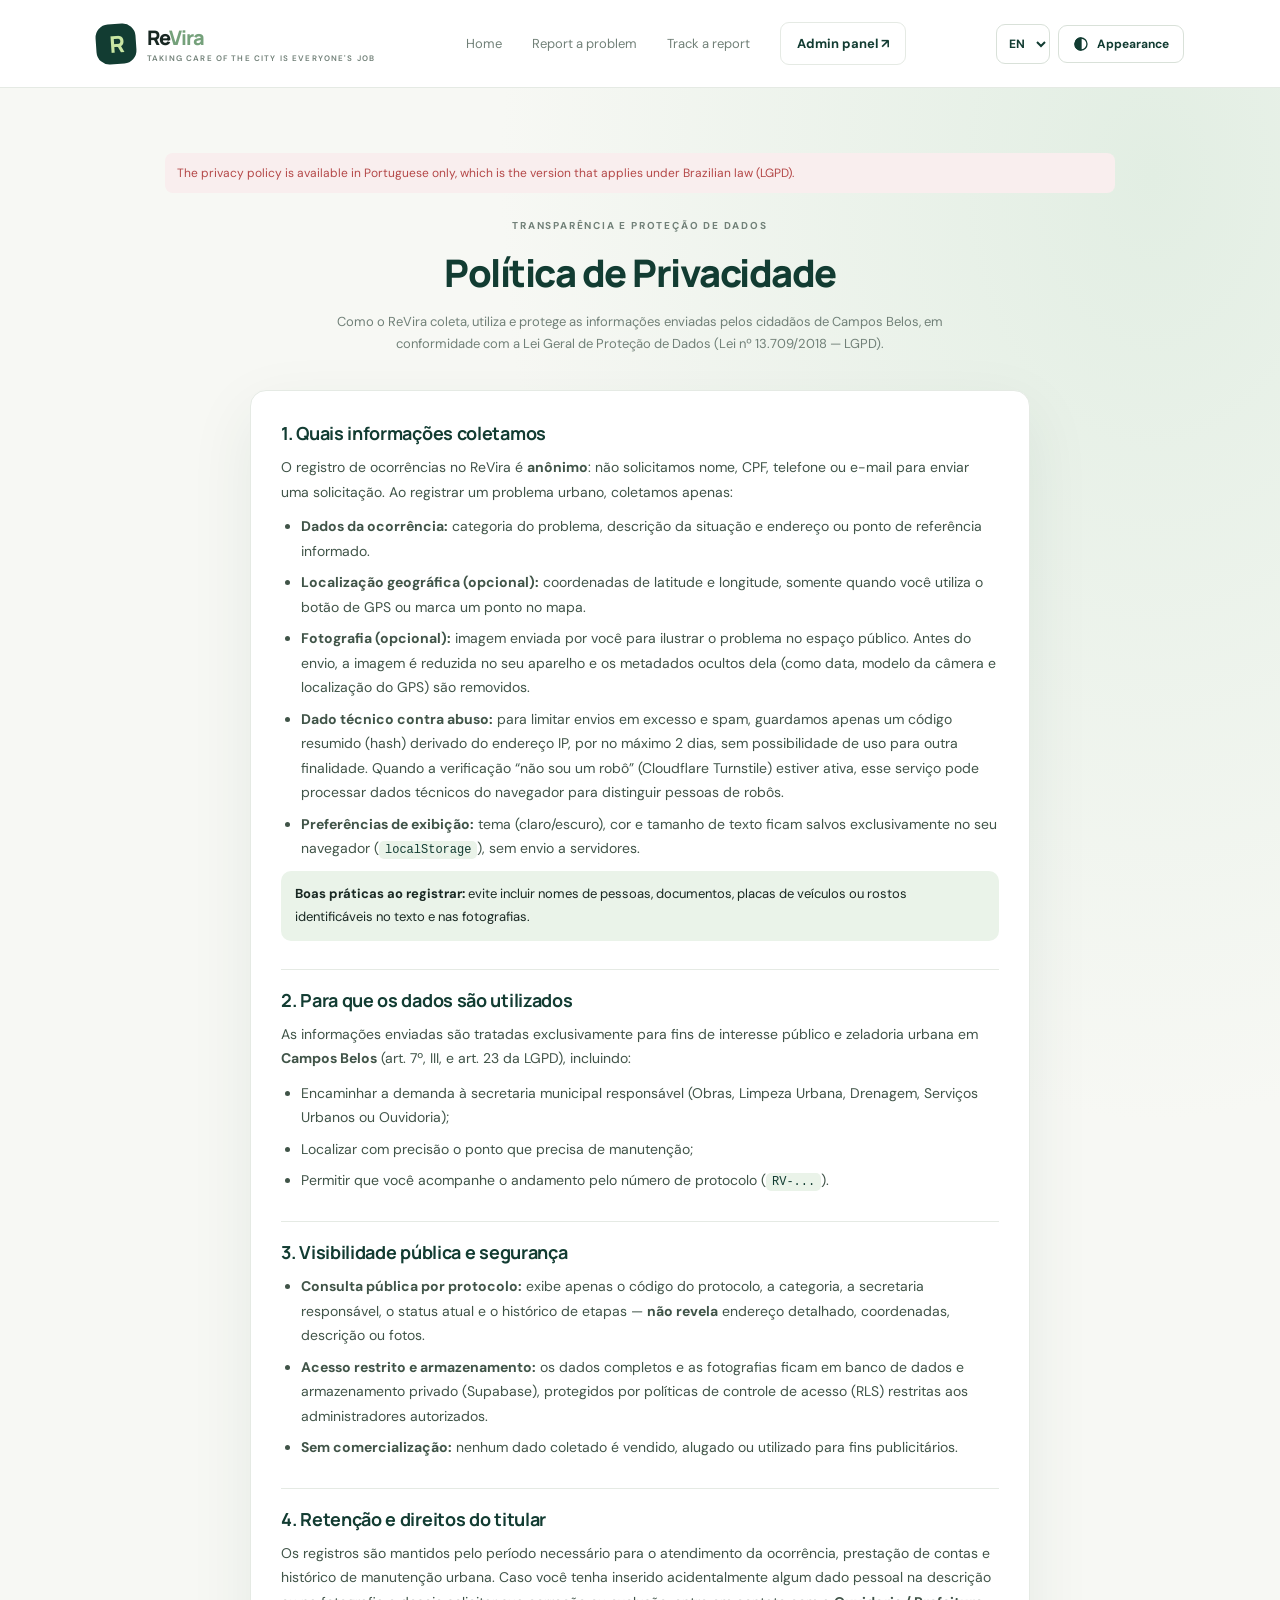
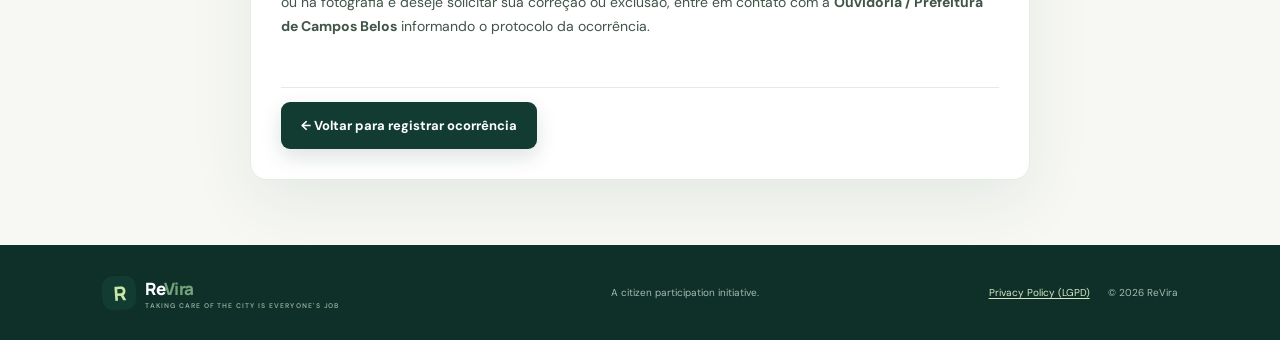
<file: revira-repo-pronto/revira-supabase/privacidade.html>
<!doctype html>
<html lang="pt-BR">
<head>
  <meta charset="utf-8"><meta name="viewport" content="width=device-width,initial-scale=1"><meta name="referrer" content="strict-origin-when-cross-origin">
  <meta name="theme-color" content="#123c32"><meta name="description" content="Política de Privacidade e proteção de dados (LGPD) do ReVira.">
  <title>Política de Privacidade (LGPD) | ReVira</title>
  <link rel="stylesheet" href="css/style.css"><script src="js/theme.js"></script><script src="js/i18n.js"></script>
</head>
<body>
<header class="topbar">
  <a class="brand" href="index.html"><span class="brand-mark">R</span><span>Re<span>Vira</span><small data-i18n="brand.tag">CUIDAR DA CIDADE É UM TRABALHO DE TODOS</small></span></a>
  <nav>
    <a href="index.html" data-i18n="nav.home">Início</a>
    <a href="index.html#registrar" data-i18n="nav.report">Registrar problema</a>
    <a href="acompanhar.html" data-i18n="nav.track">Acompanhar protocolo</a>
    <a class="nav-admin" href="painel.html" data-i18n="nav.admin">Painel administrativo ↗</a>
  </nav>
  <button class="menu-toggle" id="menuToggle" aria-label="Abrir menu" data-i18n-attr="aria-label:nav.menu">☰</button>
</header>
<main class="inner-page">
  <p class="alert" role="note" data-not-pt hidden data-i18n="legal.note" style="max-width:950px;margin:0 auto 20px">Aviso: esta política está disponível somente em português.</p>
  <div class="inner-heading">
    <span class="eyebrow">TRANSPARÊNCIA E PROTEÇÃO DE DADOS</span>
    <h1>Política de Privacidade</h1>
    <p>Como o ReVira coleta, utiliza e protege as informações enviadas pelos cidadãos de Campos Belos, em conformidade com a Lei Geral de Proteção de Dados (Lei nº 13.709/2018 — LGPD).</p>
  </div>

  <article class="panel-card legal-doc">
    <section>
      <h2>1. Quais informações coletamos</h2>
      <p>O registro de ocorrências no ReVira é <strong>anônimo</strong>: não solicitamos nome, CPF, telefone ou e-mail para enviar uma solicitação. Ao registrar um problema urbano, coletamos apenas:</p>
      <ul>
        <li><strong>Dados da ocorrência:</strong> categoria do problema, descrição da situação e endereço ou ponto de referência informado.</li>
        <li><strong>Localização geográfica (opcional):</strong> coordenadas de latitude e longitude, somente quando você utiliza o botão de GPS ou marca um ponto no mapa.</li>
        <li><strong>Fotografia (opcional):</strong> imagem enviada por você para ilustrar o problema no espaço público. Antes do envio, a imagem é reduzida no seu aparelho e os metadados ocultos dela (como data, modelo da câmera e localização do GPS) são removidos.</li>
        <li><strong>Dado técnico contra abuso:</strong> para limitar envios em excesso e spam, guardamos apenas um código resumido (hash) derivado do endereço IP, por no máximo 2 dias, sem possibilidade de uso para outra finalidade. Quando a verificação “não sou um robô” (Cloudflare Turnstile) estiver ativa, esse serviço pode processar dados técnicos do navegador para distinguir pessoas de robôs.</li>
        <li><strong>Preferências de exibição:</strong> tema (claro/escuro), cor e tamanho de texto ficam salvos exclusivamente no seu navegador (<code>localStorage</code>), sem envio a servidores.</li>
      </ul>
      <p class="legal-tip"><strong>Boas práticas ao registrar:</strong> evite incluir nomes de pessoas, documentos, placas de veículos ou rostos identificáveis no texto e nas fotografias.</p>
    </section>

    <section>
      <h2>2. Para que os dados são utilizados</h2>
      <p>As informações enviadas são tratadas exclusivamente para fins de interesse público e zeladoria urbana em <strong>Campos Belos</strong> (art. 7º, III, e art. 23 da LGPD), incluindo:</p>
      <ul>
        <li>Encaminhar a demanda à secretaria municipal responsável (Obras, Limpeza Urbana, Drenagem, Serviços Urbanos ou Ouvidoria);</li>
        <li>Localizar com precisão o ponto que precisa de manutenção;</li>
        <li>Permitir que você acompanhe o andamento pelo número de protocolo (<code>RV-...</code>).</li>
      </ul>
    </section>

    <section>
      <h2>3. Visibilidade pública e segurança</h2>
      <ul>
        <li><strong>Consulta pública por protocolo:</strong> exibe apenas o código do protocolo, a categoria, a secretaria responsável, o status atual e o histórico de etapas — <strong>não revela</strong> endereço detalhado, coordenadas, descrição ou fotos.</li>
        <li><strong>Acesso restrito e armazenamento:</strong> os dados completos e as fotografias ficam em banco de dados e armazenamento privado (Supabase), protegidos por políticas de controle de acesso (RLS) restritas aos administradores autorizados.</li>
        <li><strong>Sem comercialização:</strong> nenhum dado coletado é vendido, alugado ou utilizado para fins publicitários.</li>
      </ul>
    </section>

    <section>
      <h2>4. Retenção e direitos do titular</h2>
      <p>Os registros são mantidos pelo período necessário para o atendimento da ocorrência, prestação de contas e histórico de manutenção urbana. Caso você tenha inserido acidentalmente algum dado pessoal na descrição ou na fotografia e deseje solicitar sua correção ou exclusão, entre em contato com a <strong>Ouvidoria / Prefeitura de Campos Belos</strong> informando o protocolo da ocorrência.</p>
    </section>

    <div class="legal-actions">
      <a class="btn btn-primary" href="index.html#registrar">← Voltar para registrar ocorrência</a>
    </div>
  </article>
</main>
<footer>
  <a class="brand footer-brand" href="index.html"><span class="brand-mark">R</span><span>Re<span>Vira</span><small data-i18n="brand.tag">CUIDAR DA CIDADE É UM TRABALHO DE TODOS</small></span></a>
  <p data-i18n="footer.initiative">Uma iniciativa de participação cidadã.</p>
  <div class="footer-links"><a href="privacidade.html" data-i18n="footer.privacy">Política de Privacidade (LGPD)</a><span>© <span id="year"></span> ReVira</span></div>
</footer>
<script>
  document.getElementById('year').textContent = new Date().getFullYear();
  document.getElementById('menuToggle').addEventListener('click', () => document.querySelector('nav').classList.toggle('open'));
</script>
</body>
</html>
</file>
<file: revira-repo-pronto/revira-supabase/css/style.css>
@import url('https://fonts.googleapis.com/css2?family=DM+Sans:wght@400;500;600;700&family=Manrope:wght@400;500;600;700;800&display=swap');
/* ===== Tema e aparência ===== */
:root{--h:160;--h2:88;color-scheme:light;
--green:#123c32;--green2:#1b5948;--mint:#dceee5;--lime:#c9e6a3;--ink:#182722;--ink2:#405448;--muted:#718078;--paper:#f7f8f4;--line:#e5eae4;--line2:#d9e1d9;--white:#fff;
--surface:#fff;--surface2:#fbfcfa;--heading:#123c32;--accent:#75a17b;--dot:#8fbd75;--tint:#e2eee3;--tint2:#eaf3e9;--section:#eaf0e9;--pill:#e9f2e7;--glass:#ffffffa8;--btn-light:#e0edcf;--on-light:#123c32;--footer:#0e3028;
--err:#b44848;--err-bg:#f9eeee;--ok-bg:#edf6ec;--shadow:0 22px 65px #123c3214}
:root[data-accent=azul]{--h:214;--h2:190}:root[data-accent=roxo]{--h:262;--h2:300}:root[data-accent=laranja]{--h:22;--h2:45}:root[data-accent=vinho]{--h:340;--h2:15}
/* cores de destaque (claro) — o verde padrão mantém as cores originais */
:root[data-theme=light][data-accent]:not([data-accent=verde]){--green:hsl(var(--h) 54% 20%);--green2:hsl(var(--h) 46% 28%);--mint:hsl(var(--h) 35% 90%);--lime:hsl(var(--h2) 60% 80%);--heading:hsl(var(--h) 54% 20%);--on-light:hsl(var(--h) 54% 20%);--accent:hsl(var(--h) 30% 50%);--dot:hsl(var(--h2) 45% 58%);--tint:hsl(var(--h) 38% 92%);--tint2:hsl(var(--h) 38% 93%);--section:hsl(var(--h) 28% 92%);--pill:hsl(var(--h) 35% 92%);--btn-light:hsl(var(--h2) 55% 90%);--footer:hsl(var(--h) 55% 13%);--paper:hsl(var(--h) 25% 97%);--line:hsl(var(--h) 18% 90%);--line2:hsl(var(--h) 20% 86%);--shadow:0 22px 65px hsl(var(--h) 55% 20%/.09)}
/* modo escuro */
:root[data-theme=dark]{color-scheme:dark;
--green:hsl(var(--h) 48% 26%);--green2:hsl(var(--h) 46% 33%);--mint:hsl(var(--h) 30% 20%);--lime:hsl(var(--h2) 55% 76%);--ink:hsl(var(--h) 18% 92%);--ink2:hsl(var(--h) 16% 82%);--muted:hsl(var(--h) 10% 66%);--paper:hsl(var(--h) 28% 7%);--line:hsl(var(--h) 18% 17%);--line2:hsl(var(--h) 16% 24%);
--surface:hsl(var(--h) 24% 11%);--surface2:hsl(var(--h) 24% 14%);--heading:hsl(var(--h) 40% 90%);--accent:hsl(var(--h) 38% 66%);--dot:hsl(var(--h2) 50% 62%);--tint:hsl(var(--h) 45% 15%);--tint2:hsl(var(--h) 30% 18%);--section:hsl(var(--h) 26% 9%);--pill:hsl(var(--h) 32% 19%);--glass:#ffffff0c;--btn-light:hsl(var(--h2) 50% 84%);--on-light:hsl(var(--h) 54% 14%);--footer:hsl(var(--h) 36% 5%);
--err:#f0a0a0;--err-bg:#3a1d1d;--ok-bg:hsl(var(--h) 32% 16%);--shadow:0 22px 65px #00000080}
[data-theme=dark] .hero{background:radial-gradient(ellipse at 80% 35%,var(--tint) 0,transparent 50%),var(--paper)}
[data-theme=dark] .art-card{box-shadow:0 30px 80px #0009;border:1px solid var(--line2)}
[data-theme=dark] .art-orbit{border-color:var(--line2);opacity:.6}
[data-theme=dark] .brand-mark{background:var(--green2)}
[data-theme=dark] .report-form input,[data-theme=dark] .report-form select,[data-theme=dark] .report-form textarea,[data-theme=dark] .panel-card input,[data-theme=dark] .panel-card select,[data-theme=dark] .panel-card textarea,[data-theme=dark] .status-select{color:var(--ink);background:var(--surface2);border-color:var(--line2)}
[data-theme=dark] ::placeholder{color:var(--muted);opacity:.7}
[data-theme=dark] .btn-primary{box-shadow:0 8px 20px #0006}
[data-theme=dark] .track-banner{background:var(--green)}
[data-theme=dark] .success{color:var(--accent)}
[data-theme=dark] td{color:var(--ink2)}
body,.topbar,.stats-strip,.panel-card,.report-form,.steps article,footer,.btn,input,select,textarea{transition:background-color .25s,color .25s,border-color .25s}
/* tamanho do texto e movimento */
[data-size=g]{zoom:1.08}[data-size=gg]{zoom:1.16}[data-size=p]{zoom:.94}
[data-motion=reduce] *,[data-motion=reduce] *:before,[data-motion=reduce] *:after{animation:none!important;transition:none!important;scroll-behavior:auto!important}
@media(prefers-reduced-motion:reduce){:root:not([data-motion=full]) *{animation:none!important;transition:none!important}}
/* painel de aparência */
.topbar-actions{display:flex;align-items:center;gap:8px}
.aparencia-btn{display:inline-flex;align-items:center;gap:8px;padding:10px 14px;border:1px solid var(--line2);border-radius:9px;background:transparent;color:var(--heading);font:700 12px 'DM Sans',sans-serif;cursor:pointer}
.aparencia-btn:hover{background:var(--tint2)}
.aparencia-btn svg{width:16px;height:16px}
.menu-toggle{color:var(--heading)}
.ap-backdrop{position:fixed;inset:0;background:#0a120e66;opacity:0;pointer-events:none;transition:opacity .25s;z-index:90}
.ap-panel{position:fixed;top:0;right:0;height:100%;width:min(380px,100%);background:var(--surface);color:var(--ink);border-left:1px solid var(--line);box-shadow:var(--shadow);z-index:100;transform:translateX(105%);transition:transform .3s cubic-bezier(.2,.8,.2,1);display:flex;flex-direction:column;visibility:hidden}
.ap-open .ap-panel{transform:none;visibility:visible}.ap-open .ap-backdrop{opacity:1;pointer-events:auto}
.ap-head{display:flex;justify-content:space-between;align-items:center;padding:22px 24px;border-bottom:1px solid var(--line)}
.ap-head h2{font:800 19px Manrope,sans-serif;color:var(--heading);margin:4px 0 0;letter-spacing:-.5px}
.ap-close{width:36px;height:36px;border-radius:9px;border:1px solid var(--line2);background:transparent;color:var(--ink);font-size:18px;cursor:pointer}
.ap-body{padding:6px 24px 24px;overflow:auto;flex:1}
.ap-group{padding:20px 0;border-bottom:1px solid var(--line)}.ap-group:last-child{border:0}
.ap-group h3{font:700 12px 'DM Sans',sans-serif;letter-spacing:.8px;text-transform:uppercase;color:var(--muted);margin:0 0 12px}
.ap-seg{display:grid;grid-template-columns:repeat(3,1fr);gap:8px}
.ap-opt{display:flex;flex-direction:column;align-items:center;gap:8px;padding:12px 6px;border:1.5px solid var(--line2);border-radius:11px;background:var(--surface2);color:var(--ink);font:600 12px 'DM Sans',sans-serif;cursor:pointer}
.ap-opt:hover{border-color:var(--accent)}
.ap-opt[aria-pressed=true]{border-color:var(--green2);box-shadow:0 0 0 3px color-mix(in srgb,var(--accent) 28%,transparent)}
.ap-prev{width:46px;height:30px;border-radius:6px;border:1px solid #0002;position:relative;overflow:hidden}
.ap-prev:after{content:'';position:absolute;left:5px;right:14px;top:6px;height:4px;border-radius:3px;background:currentColor;opacity:.5}
.ap-prev.l{background:#f7f8f4;color:#123c32}.ap-prev.d{background:#0e1613;color:#dceee5}.ap-prev.a{background:linear-gradient(90deg,#f7f8f4 50%,#0e1613 50%);color:#718078}
.ap-swatches{display:flex;gap:12px;flex-wrap:wrap}
.ap-sw{width:42px;height:42px;border-radius:50%;border:3px solid var(--surface);outline:1.5px solid var(--line2);cursor:pointer;padding:0;position:relative}
.ap-sw[aria-pressed=true]{outline:2.5px solid var(--heading)}
.ap-sw[aria-pressed=true]:after{content:'✓';position:absolute;inset:0;display:grid;place-items:center;color:#fff;font:700 15px sans-serif}
.ap-sw[data-v=verde]{background:#1b5948}.ap-sw[data-v=azul]{background:#2a5f9e}.ap-sw[data-v=roxo]{background:#6a47b0}.ap-sw[data-v=laranja]{background:#c2621f}.ap-sw[data-v=vinho]{background:#a63a5e}
.ap-switch{display:flex;justify-content:space-between;align-items:center;gap:14px;font-size:13px;line-height:1.4}
.ap-switch small{display:block;color:var(--muted);font-size:11px;margin-top:2px}
.ap-tg{flex:none;width:44px;height:26px;border-radius:20px;border:0;background:var(--line2);position:relative;cursor:pointer;transition:background .2s}
.ap-tg:after{content:'';position:absolute;top:3px;left:3px;width:20px;height:20px;border-radius:50%;background:#fff;transition:transform .2s}
.ap-tg[aria-checked=true]{background:var(--green2)}.ap-tg[aria-checked=true]:after{transform:translateX(18px)}
.ap-seg.size .ap-opt{padding:10px 4px}
.ap-reset{margin-top:6px;width:100%;padding:12px;border:1px solid var(--line2);border-radius:9px;background:transparent;color:var(--heading);font:700 12px 'DM Sans',sans-serif;cursor:pointer}
.ap-reset:hover{background:var(--tint2)}
.ap-opt:focus-visible,.ap-sw:focus-visible,.ap-tg:focus-visible,.aparencia-btn:focus-visible,.ap-close:focus-visible,.ap-reset:focus-visible{outline:2.5px solid var(--accent);outline-offset:2px}
@media(max-width:600px){.aparencia-btn span{display:none}.aparencia-btn{padding:10px}}
*{box-sizing:border-box}html{scroll-behavior:smooth}body{margin:0;background:var(--paper);color:var(--ink);font-family:'DM Sans',sans-serif}a{color:inherit;text-decoration:none}.topbar{height:88px;padding:0 7.5%;display:flex;align-items:center;justify-content:space-between;background:var(--surface);border-bottom:1px solid var(--line);position:sticky;top:0;z-index:20}.brand{display:flex;align-items:center;gap:11px;font:800 20px Manrope,sans-serif;letter-spacing:-1px}.brand>span:last-child>span{color:var(--accent)}.brand small{display:block;font:600 8px 'DM Sans';letter-spacing:1.15px;color:var(--muted);margin-top:2px}.brand-mark{width:40px;height:40px;display:grid;place-items:center;background:var(--green);color:var(--lime);border-radius:13px;font:800 23px Manrope;transform:rotate(-4deg)}nav{display:flex;align-items:center;gap:30px;font-size:13px;color:var(--muted)}nav a:hover{color:var(--heading)}.nav-admin{padding:12px 16px;border:1px solid var(--line);border-radius:9px;color:var(--heading);font-weight:700}.menu-toggle{display:none;background:none;border:0;font-size:24px}.hero{padding:85px 9% 80px;min-height:590px;display:grid;grid-template-columns:1.03fr .97fr;align-items:center;gap:35px;background:radial-gradient(ellipse at 80% 35%,var(--tint) 0,transparent 45%),var(--paper);overflow:hidden}.eyebrow{font-size:10px;letter-spacing:1.8px;font-weight:700;color:var(--muted)}.eyebrow i,.live i{display:inline-block;width:7px;height:7px;background:var(--dot);border-radius:50%;margin-right:7px}.hero h1,.report-aside h2{font:800 clamp(42px,5vw,66px)/1.08 Manrope,sans-serif;letter-spacing:-3px;color:var(--heading);margin:23px 0}.hero h1 em,.section-heading h2 em,.report-aside h2 em{font-family:Georgia,serif;font-weight:400;color:var(--accent)}.hero-copy>p{max-width:520px;color:var(--muted);font-size:15px;line-height:1.85}.hero-actions{display:flex;gap:13px;margin-top:30px;flex-wrap:wrap}.btn{border:0;border-radius:9px;padding:15px 20px;display:inline-flex;align-items:center;justify-content:center;gap:18px;font:700 13px 'DM Sans';cursor:pointer;transition:.2s}.btn:hover{transform:translateY(-2px)}.btn-primary{background:var(--green);color:white;box-shadow:0 8px 20px #123c3225}.btn-primary:hover{background:var(--green2)}.btn-ghost{border:1px solid var(--line2);color:var(--heading);background:var(--surface)}.hero-note{margin-top:28px;color:var(--muted);font-size:11px}.avatars{color:var(--accent);letter-spacing:-5px;font-size:17px;margin-right:12px}.hero-art{height:400px;position:relative;display:grid;place-items:center}.art-card{position:relative;width:min(420px,90%);height:340px;border-radius:22px;background:var(--green);padding:22px 25px;box-shadow:0 30px 80px #123c3233;overflow:hidden}.art-card:after{content:'';position:absolute;width:300px;height:300px;border:1px solid #ffffff13;border-radius:50%;right:-130px;top:-140px}.art-top,.art-bottom{display:flex;justify-content:space-between;color:#b7cfc0;font:600 9px 'DM Sans';letter-spacing:1.3px}.live{color:#d7e9c3}.radar{position:absolute;left:50%;top:52%;transform:translate(-50%,-50%);width:250px;height:250px;border-radius:50%;background:radial-gradient(circle,#254f40 0 2px,transparent 3px),repeating-radial-gradient(circle,transparent 0 37px,#ffffff20 38px 39px);border:1px solid #ffffff22;overflow:hidden}.radar:before,.radar:after{content:'';position:absolute;background:#ffffff17}.radar:before{width:1px;height:100%;left:50%}.radar:after{height:1px;width:100%;top:50%}.radar-ring{position:absolute;border:1px solid #ffffff14;border-radius:50%;inset:20%}.r2{inset:35%}.r3{inset:5%}.radar-sweep{position:absolute;width:50%;height:50%;left:50%;top:0;transform-origin:bottom left;background:conic-gradient(from 0deg at 0 100%,#b7db8b66,transparent 75deg);animation:sweep 5s linear infinite}@keyframes sweep{to{transform:rotate(360deg)}}.radar-center{position:absolute;left:50%;top:50%;transform:translate(-50%,-50%);width:35px;height:35px;border-radius:50%;background:var(--lime);color:var(--on-light);display:grid;place-items:center;font:800 17px Manrope;z-index:2}.pin{position:absolute;color:var(--lime);font-size:23px;z-index:3}.pin-a{left:28%;top:27%}.pin-b{right:22%;top:55%}.pin-c{left:40%;bottom:16%}.art-bottom{position:absolute;bottom:22px;left:25px;right:25px;color:#7fa391;font-size:8px}.art-bottom b{color:#e2efda;font-size:11px;margin-right:4px}.floating-tag{position:absolute;bottom:18px;right:-4px;background:var(--surface);padding:14px 18px;border-radius:11px;box-shadow:var(--shadow);font-size:11px;font-weight:700;color:var(--heading)}.floating-tag span{color:var(--accent);font-size:18px;margin-right:8px}.art-orbit{position:absolute;border:1px solid var(--line2);border-radius:50%;width:480px;height:480px;opacity:.35}.orbit-two{width:550px;height:550px}.stats-strip{display:flex;justify-content:center;gap:9%;padding:25px 8%;background:var(--surface);border-top:1px solid var(--line);border-bottom:1px solid var(--line)}.stats-strip div{display:flex;align-items:center;gap:13px;color:var(--muted);font-size:12px}.stats-strip strong{font:700 20px Manrope;color:var(--accent)}.section{padding:100px 9%}.section-heading{text-align:center;max-width:650px;margin:0 auto 48px}.section-heading h2,.track-banner h2{font:800 36px Manrope;letter-spacing:-1.5px;color:var(--heading);margin:13px 0}.section-heading p,.track-banner p{color:var(--muted);font-size:14px;line-height:1.7}.steps{display:grid;grid-template-columns:repeat(3,1fr);gap:20px;max-width:1050px;margin:auto}.steps article{background:var(--surface);border:1px solid var(--line);border-radius:15px;padding:28px;position:relative;min-height:220px}.step-number{position:absolute;right:25px;top:25px;color:var(--muted);font:700 12px Manrope}.step-icon{width:43px;height:43px;background:var(--tint2);border-radius:12px;display:grid;place-items:center;color:var(--accent);font-size:24px}.steps h3{font:700 17px Manrope;color:var(--heading);margin:23px 0 8px}.steps p{font-size:12px;color:var(--muted);line-height:1.8;margin:0}.report-section{padding:85px 9%;background:var(--section);display:grid;grid-template-columns:.8fr 1.2fr;gap:9%;align-items:start}.report-aside{padding-top:20px}.report-aside h2{font-size:42px;letter-spacing:-2px;margin:17px 0}.report-aside>p{font-size:14px;line-height:1.9;color:var(--muted);max-width:360px}.aside-tip{display:flex;gap:14px;align-items:flex-start;margin-top:35px;padding:17px;background:var(--glass);border-radius:12px;max-width:360px}.aside-tip>span{font-size:23px;color:var(--accent)}.aside-tip b,.aside-tip small{display:block}.aside-tip b{font-size:12px;color:var(--heading);margin-bottom:5px}.aside-tip small{font-size:11px;line-height:1.6;color:var(--muted)}.privacy-note{font-size:10px;color:var(--muted);margin-top:35px}.report-form{background:var(--surface);padding:34px 38px;border-radius:17px;box-shadow:var(--shadow)}.form-heading{display:flex;justify-content:space-between;align-items:end;margin-bottom:25px}.form-heading h3{font:800 24px Manrope;color:var(--heading);margin:7px 0 0}.required-note{font-size:10px;color:var(--muted)}.report-form>label:not(.check-line){display:block;font-size:12px;font-weight:700;color:var(--ink2);margin:17px 0 8px}.report-form input:not([type=checkbox]),.report-form select,.report-form textarea{width:100%;border:1px solid var(--line2);background:var(--surface2);border-radius:8px;padding:13px 14px;font:13px 'DM Sans';color:var(--ink);outline:none}.report-form input:focus,.report-form select:focus,.report-form textarea:focus{border-color:var(--line2);box-shadow:0 0 0 3px var(--line2)20}.report-form textarea{resize:vertical}.location-row{display:flex;align-items:center;gap:12px;margin-top:9px}.btn-outline{padding:10px 13px;border:1px solid var(--line2);background:var(--surface);color:var(--heading);font-size:11px}.location-row span,.field-help{font-size:10px;color:var(--muted)}.char-count{text-align:right;color:var(--muted);font-size:10px;margin-top:4px}.field-help{display:block;margin-top:6px}.check-line{display:flex;gap:10px;align-items:flex-start;margin:22px 0;color:var(--muted);font-size:10px;line-height:1.6}.check-line input{margin-top:2px;accent-color:var(--heading)}.submit-btn{width:100%;margin-top:5px}.form-message{font-size:12px;line-height:1.6;margin:12px 0 0;color:var(--heading)}.form-message.error{color:var(--err)}.track-banner{padding:54px 9%;background:var(--green);display:flex;justify-content:space-between;align-items:center;gap:25px}.track-banner .eyebrow{color:#b4d2b1}.track-banner h2{font-size:27px;color:white;margin:10px 0}.track-banner p{color:#c0d0c5;margin:0}.btn-light{background:var(--btn-light);color:var(--on-light);white-space:nowrap}footer{padding:28px 8%;background:var(--footer);color:#a9bcb0;display:flex;align-items:center;justify-content:space-between;font-size:10px}.footer-brand{color:white;transform:scale(.85);transform-origin:left center}.footer-brand small{color:#91a99b}footer p{margin:0}
/* páginas internas */
.inner-page{min-height:calc(100vh - 170px);padding:65px 8%;background:radial-gradient(ellipse at 90% 5%,var(--tint),transparent 40%),var(--paper)}.inner-heading{text-align:center;margin:0 auto 35px;max-width:650px}.inner-heading h1{font:800 38px Manrope;color:var(--heading);letter-spacing:-1.5px;margin:12px}.inner-heading p{font-size:13px;color:var(--muted);line-height:1.7}.panel-card{max-width:950px;margin:auto;background:var(--surface);border:1px solid var(--line);border-radius:16px;padding:30px;box-shadow:var(--shadow)}.narrow{max-width:440px}.panel-card label{display:block;font-size:12px;font-weight:700;margin:14px 0 7px;color:var(--ink2)}.panel-card input,.panel-card select,.panel-card textarea{width:100%;padding:12px;border:1px solid var(--line);border-radius:8px;background:var(--surface2);font:13px 'DM Sans'}.panel-card button{margin-top:15px}.result-box{margin-top:20px}.result-box:empty{display:none}.protocol{font:800 23px Manrope;color:var(--heading);letter-spacing:1px}.status-pill{display:inline-block;border-radius:30px;padding:6px 11px;background:var(--pill);color:var(--accent);font-size:10px;font-weight:700;text-transform:uppercase}.history{border-left:2px solid var(--line2);padding:4px 0 4px 20px;margin:20px 0}.history-item{margin:0 0 18px;position:relative}.history-item:before{content:'';position:absolute;left:-26px;top:4px;width:9px;height:9px;border-radius:50%;background:var(--accent)}.history-item b{display:block;font-size:12px;color:var(--heading)}.history-item small{color:var(--muted);font-size:10px}.admin-top{display:flex;justify-content:space-between;align-items:center;gap:15px;margin-bottom:20px}.admin-top h2{font:700 21px Manrope;color:var(--heading);margin:0}.admin-tools{display:flex;gap:10px;flex-wrap:wrap}.admin-tools input,.admin-tools select{width:auto;min-width:140px}.table-wrap{overflow:auto}table{width:100%;border-collapse:collapse;font-size:11px;min-width:650px}th,td{text-align:left;padding:13px 10px;border-bottom:1px solid var(--line)}th{color:var(--muted);font-size:9px;letter-spacing:.8px;text-transform:uppercase}td{color:var(--ink2)}.status-select{padding:7px;border:1px solid var(--line);border-radius:6px;background:var(--surface);font-size:10px}.muted{color:var(--muted);font-size:11px}.alert{padding:12px;border-radius:8px;background:var(--err-bg);color:var(--err);font-size:12px}.success{background:var(--ok-bg);color:var(--accent)}
@media(max-width:850px){.topbar{padding:0 5%;height:75px}nav{display:none;position:absolute;top:75px;left:0;right:0;background:var(--surface);padding:20px 7%;flex-direction:column;align-items:stretch;border-bottom:1px solid var(--line)}nav.open{display:flex}.menu-toggle{display:block}.hero{padding:65px 7%;grid-template-columns:1fr}.hero-art{height:360px}.hero-copy{text-align:center}.hero-copy>p{margin:auto}.hero-actions{justify-content:center}.report-section{grid-template-columns:1fr;padding:65px 7%;gap:35px}.report-aside>p{max-width:600px}.aside-tip{max-width:600px}.steps{gap:12px}.steps article{padding:20px}.stats-strip{gap:20px}.track-banner{padding:45px 7%}}@media(max-width:600px){.hero{padding-top:48px}.hero h1{font-size:43px;letter-spacing:-2px}.hero-art{height:320px}.art-card{height:300px}.radar{width:220px;height:220px}.floating-tag{right:0;bottom:0}.stats-strip{padding:20px 6%;display:grid;grid-template-columns:1fr;gap:13px}.section{padding:70px 7%}.section-heading h2{font-size:29px}.steps{grid-template-columns:1fr}.steps article{min-height:auto}.report-form{padding:25px 20px}.form-heading{align-items:start;gap:10px;flex-direction:column}.track-banner{flex-direction:column;align-items:flex-start}.track-banner h2{font-size:24px}footer{flex-wrap:wrap;gap:12px}.footer-brand{width:100%}.inner-page{padding:45px 5%}.panel-card{padding:22px 17px}.inner-heading h1{font-size:30px}.admin-top{align-items:flex-start;flex-direction:column}}

/* mapa de seleção de local */
.location-row{flex-wrap:wrap}
.btn-link-clear{background:none;border:0;padding:4px 6px;color:var(--err);font:600 11px 'DM Sans',sans-serif;cursor:pointer;text-decoration:underline}
.btn-link-clear[hidden]{display:none}
.map-picker-wrap{margin-top:10px}
.location-map{height:260px;width:100%;border-radius:10px;border:1px solid var(--line2);background:var(--surface2);z-index:1;overflow:hidden}
[data-theme=dark] .location-map .leaflet-tile-pane{filter:brightness(.88) contrast(1.05)}

/* política de privacidade (LGPD) e links de rodapé */
.inline-link{color:var(--heading);font-weight:700;text-decoration:underline;text-underline-offset:2px}
.inline-link:hover{color:var(--accent)}
.footer-links{display:flex;align-items:center;gap:18px;flex-wrap:wrap}
.footer-links a{text-decoration:underline;text-underline-offset:2px;color:#d7e9c3}
.footer-links a:hover{color:#fff}
.legal-doc{max-width:780px;line-height:1.75;font-size:14px;color:var(--ink2)}
.legal-doc section{padding:18px 0;border-bottom:1px solid var(--line)}
.legal-doc section:first-child{padding-top:0}
.legal-doc section:last-of-type{border-bottom:0}
.legal-doc h2{font:700 18px Manrope,sans-serif;color:var(--heading);margin:0 0 10px;letter-spacing:-.3px}
.legal-doc p{margin:0 0 10px}
.legal-doc ul{margin:8px 0 10px;padding-left:20px}
.legal-doc li{margin-bottom:7px}
.legal-doc code{background:var(--tint2);color:var(--heading);padding:2px 6px;border-radius:5px;font-size:12px}
.legal-tip{padding:12px 14px;border-radius:10px;background:var(--tint2);color:var(--ink);font-size:13px;margin-top:12px}
.legal-actions{margin-top:20px;padding-top:14px;border-top:1px solid var(--line)}

/* ===== Anti-spam e painel (v6) ===== */
.hp-field{position:absolute!important;left:-10000px!important;top:auto;width:1px;height:1px;overflow:hidden}
#turnstileBox{margin:14px 0 2px;min-height:65px}
#turnstileBox[hidden]{display:none}
.table-wrap td:nth-child(3){overflow-wrap:anywhere;min-width:180px}
.table-wrap td:nth-child(4){white-space:nowrap}
.table-wrap .status-select{min-width:150px}
.map-notice{margin:8px 0 0;padding:10px 12px;border-radius:10px;background:var(--err-bg);color:var(--err);font-size:13px;line-height:1.45}
.map-notice[hidden]{display:none}

/* v7: seletor de idioma e campos de estado/cidade */
.lang-select{padding:10px 8px;border:1px solid var(--line2);border-radius:9px;background:var(--surface);color:var(--heading);font:700 12px 'DM Sans',sans-serif;cursor:pointer}
.lang-select:hover{background:var(--tint2)}
.lang-select:focus-visible{outline:2.5px solid var(--accent);outline-offset:2px}
.place-row{display:grid;grid-template-columns:minmax(120px,.8fr) 1.6fr;gap:12px}
.place-row label{display:block;font-size:12px;font-weight:700;color:var(--ink2);margin:17px 0 8px}
.place-row>div{min-width:0}
@media(max-width:480px){.place-row{grid-template-columns:1fr;gap:0}}
</file>
